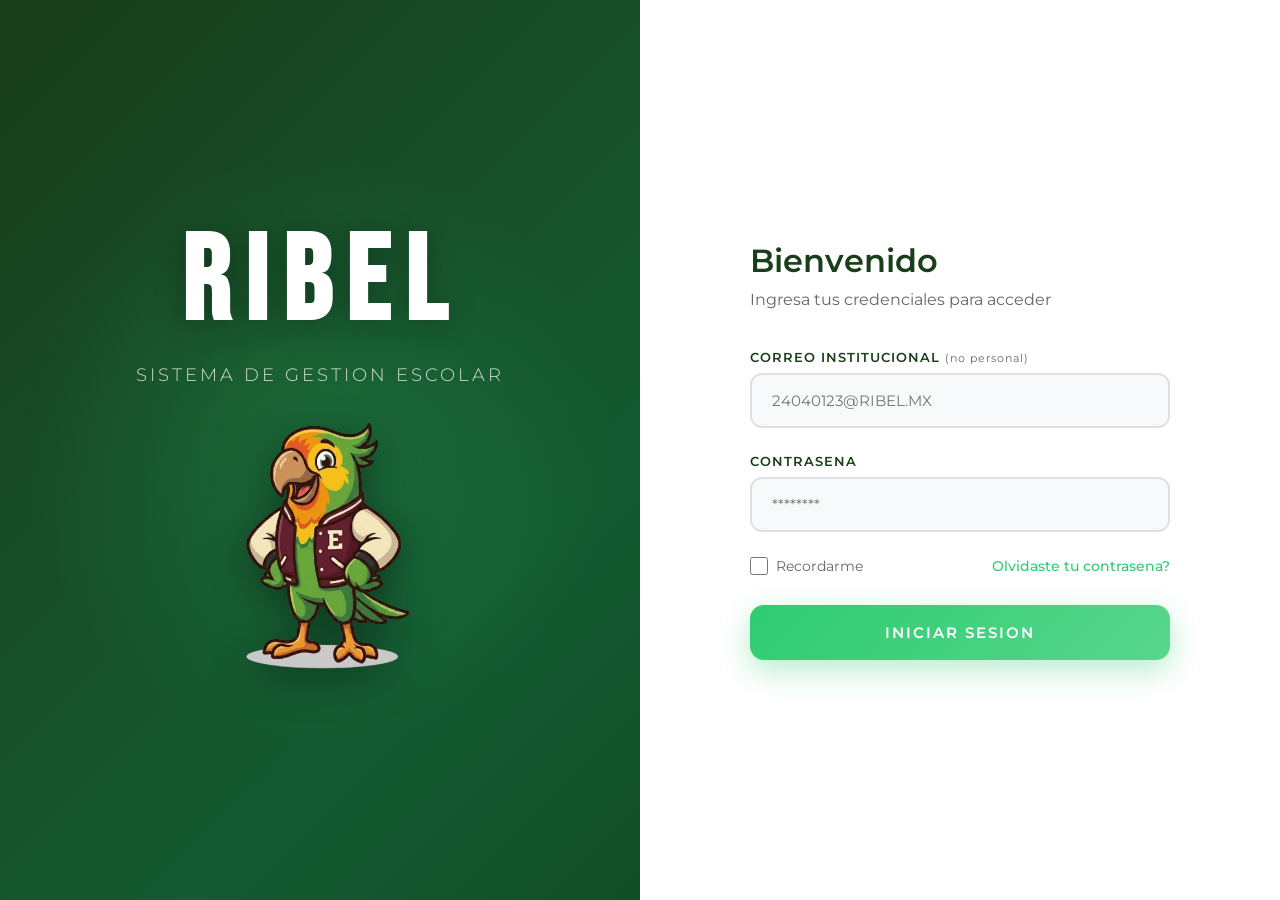
<file: login.html>
<!DOCTYPE html>
<html lang="es">
<head>
    <meta charset="UTF-8">
    <meta name="viewport" content="width=device-width, initial-scale=1.0">
    <title>Login - RIBEL</title>
    <link href="https://fonts.googleapis.com/css2?family=Bebas+Neue&family=Montserrat:wght@300;400;500;600;700&display=swap" rel="stylesheet">
    <style>
        * {
            margin: 0;
            padding: 0;
            box-sizing: border-box;
            font-family: 'Montserrat', sans-serif;
        }

        :root {
            --primary: #2ecc71;
            --primary-dark: #27ae60;
            --primary-light: #58d68d;
        }

        body {
            min-height: 100vh;
            display: flex;
            background: linear-gradient(135deg, #1a3d1a 0%, #145a32 50%, #0d3d1a 100%);
            overflow: hidden;
        }

        .left-panel {
            flex: 1;
            display: flex;
            flex-direction: column;
            justify-content: center;
            align-items: center;
            padding: 40px;
            background: transparent;
            position: relative;
        }

        .left-panel::before {
            content: '';
            position: absolute;
            width: 600px;
            height: 600px;
            background: radial-gradient(circle, rgba(46,204,113,0.2) 0%, transparent 70%);
            top: 50%;
            left: 50%;
            transform: translate(-50%, -50%);
            animation: pulse 4s ease-in-out infinite;
        }

        @keyframes pulse {
            0%, 100% { transform: translate(-50%, -50%) scale(1); opacity: 0.5; }
            50% { transform: translate(-50%, -50%) scale(1.2); opacity: 0.8; }
        }

        .school-name {
            font-family: 'Bebas Neue', sans-serif;
            color: white;
            font-size: 120px;
            letter-spacing: 15px;
            margin-bottom: 20px;
            position: relative;
            z-index: 1;
            text-shadow: 0 4px 30px rgba(0,0,0,0.3);
            line-height: 1;
        }

        .left-panel p {
            color: rgba(255,255,255,0.8);
            font-size: 18px;
            font-weight: 300;
            letter-spacing: 3px;
            text-transform: uppercase;
            margin-bottom: 10px;
            position: relative;
            z-index: 1;
        }

        .mascota {
            width: 280px;
            animation: float 3s ease-in-out infinite;
            filter: drop-shadow(0 10px 20px rgba(0,0,0,0.4));
            z-index: 1;
            cursor: pointer;
            transition: transform 0.3s ease;
        }

        .mascota:hover {
            transform: scale(1.15);
        }

        @keyframes float {
            0%, 100% { transform: translateY(0px); }
            50% { transform: translateY(-30px); }
        }

        .right-panel {
            flex: 1;
            display: flex;
            flex-direction: column;
            justify-content: center;
            align-items: center;
            padding: 40px;
            background: white;
        }

        .login-container {
            width: 100%;
            max-width: 420px;
        }

        .login-container h2 {
            color: #1a3d1a;
            font-size: 32px;
            font-weight: 600;
            margin-bottom: 10px;
        }

        .login-container .subtitle {
            color: #666;
            font-weight: 400;
            margin-bottom: 40px;
        }

        .form-group {
            margin-bottom: 25px;
        }

        .form-group label {
            display: block;
            color: #1a3d1a;
            font-size: 13px;
            font-weight: 600;
            text-transform: uppercase;
            letter-spacing: 1px;
            margin-bottom: 8px;
        }

        .form-group label .note {
            color: #666;
            font-size: 11px;
            font-weight: 400;
            text-transform: none;
        }

        .form-group input {
            width: 100%;
            padding: 16px 20px;
            border: 2px solid #e0e0e0;
            border-radius: 12px;
            font-size: 15px;
            transition: all 0.3s ease;
            background: #f8f9fa;
        }

        .form-group input:focus {
            outline: none;
            border-color: #2ecc71;
            background: white;
            box-shadow: 0 0 0 4px rgba(46,204,113,0.15);
        }

        .form-options {
            display: flex;
            justify-content: space-between;
            align-items: center;
            margin-bottom: 30px;
        }

        .remember-me {
            display: flex;
            align-items: center;
            gap: 8px;
        }

        .remember-me input[type="checkbox"] {
            width: 18px;
            height: 18px;
            accent-color: #2ecc71;
        }

        .remember-me label {
            color: #666;
            font-size: 14px;
            font-weight: 400;
            text-transform: none;
        }

        .forgot-password {
            color: #2ecc71;
            font-size: 14px;
            text-decoration: none;
            font-weight: 500;
        }

        .forgot-password:hover {
            text-decoration: underline;
        }

        .login-btn {
            width: 100%;
            padding: 18px;
            background: linear-gradient(135deg, #2ecc71, #58d68d);
            border: none;
            border-radius: 14px;
            color: white;
            font-size: 15px;
            font-weight: 600;
            text-transform: uppercase;
            letter-spacing: 2px;
            cursor: pointer;
            transition: all 0.3s ease;
            box-shadow: 0 10px 30px rgba(46,204,113,0.35);
        }

        .login-btn:hover {
            transform: translateY(-3px);
            box-shadow: 0 15px 40px rgba(46,204,113,0.45);
        }

        .error-message {
            background: rgba(46,204,113,0.1);
            border: 1px solid #2ecc71;
            color: #27a860;
            padding: 14px 18px;
            border-radius: 10px;
            font-size: 14px;
            margin-bottom: 20px;
            display: none;
        }

        .error-message.show {
            display: block;
        }

        @media (max-width: 900px) {
            body {
                flex-direction: column;
            }
            .left-panel {
                padding: 40px 20px;
            }
            .school-name {
                font-size: 72px;
                letter-spacing: 8px;
            }
            .mascota {
                width: 180px;
            }
            .left-panel p {
                display: none;
            }
            .right-panel {
                padding: 40px 20px;
            }
        }
    </style>
</head>
<body>
    <div class="left-panel">
        <h1 class="school-name">RIBEL</h1>
        <p>Sistema de Gestion Escolar</p>
        <img src="mascota.png" alt="Mascota" class="mascota">
    </div>

    <div class="right-panel">
        <div class="login-container">
            <h2>Bienvenido</h2>
            <p class="subtitle">Ingresa tus credenciales para acceder</p>

            <div class="error-message" id="errorMessage">
                Correo o contrasenia incorrectos. Intenta nuevamente.
            </div>

            <form id="loginForm">
                <div class="form-group">
                    <label>Correo Institucional <span class="note">(no personal)</span></label>
                    <input type="email" id="email" placeholder="24040123@RIBEL.MX" required>
                </div>

                <div class="form-group">
                    <label>Contrasena</label>
                    <input type="password" id="password" placeholder="********" required>
                </div>

                <div class="form-options">
                    <div class="remember-me">
                        <input type="checkbox" id="remember">
                        <label for="remember">Recordarme</label>
                    </div>
                    <a href="#" class="forgot-password">Olvidaste tu contrasena?</a>
                </div>

                <button type="submit" class="login-btn">Iniciar Sesion</button>
            </form>
        </div>
    </div>

    <script>
        document.getElementById('loginForm').addEventListener('submit', function(e) {
            e.preventDefault();
            
            const email = document.getElementById('email').value.trim();
            const password = document.getElementById('password').value;
            
            if (email === '24040123@RIBEL.MX' && password === '24040123') {
                localStorage.setItem('loggedIn', 'true');
                localStorage.setItem('userEmail', email);
                window.location.href = 'asignacion-maestros.html';
            } else {
                document.getElementById('errorMessage').classList.add('show');
            }
        });
        
        if (localStorage.getItem('loggedIn') === 'true') {
            window.location.href = 'asignacion-maestros.html';
        }
    </script>
</body>
</html>
</file>
